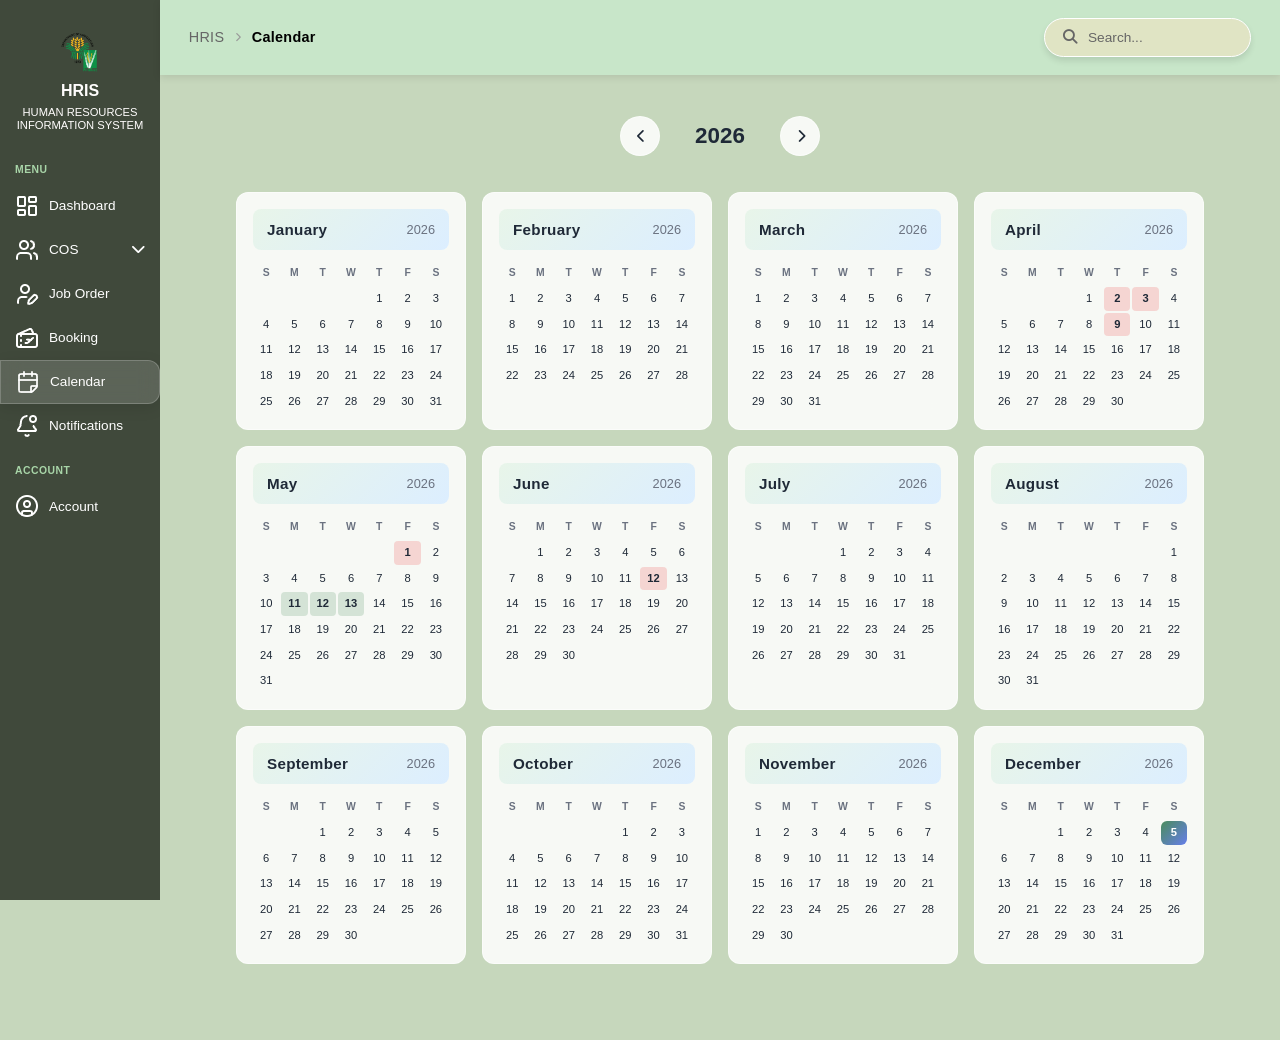
<file: calendar.html>
<!DOCTYPE html>
<html lang="en">
<head>
    <meta charset="UTF-8">
    <meta name="viewport" content="width=device-width, initial-scale=1.0">
    <title>PhilRice HRIS - Calendar</title>
    <link rel="stylesheet" href="booking.css">
    <link rel="stylesheet" href="calendar.css">
    <link rel="stylesheet" href="https://cdnjs.cloudflare.com/ajax/libs/font-awesome/6.4.0/css/all.min.css">
</head>
<body class="cos-page">
    <button class="mobile-menu-toggle" onclick="toggleSidebar()">
        <i class="fa-solid fa-bars"></i>
    </button>
    <div class="container">
        <aside class="sidebar">
            <div class="logo">
                <img src="img/PhilRice-Logo.png" alt="PhilRice Logo">
                <div class="logo-text">HRIS</div>
                <div class="logo-subtitle">HUMAN RESOURCES<br>INFORMATION SYSTEM</div>
            </div>
            <nav class="nav-menu">
                <div class="menu-section-header">Menu</div>
                <div class="nav-item">
                    <img class="icon-box" src="img/dashboard1.png">
                    <span><a href="index.html">Dashboard</a></span>
                </div>
                
                <div class="has-dropdown">
                    <div class="menu-header" onclick="toggleDropdown(this)">
                        <div class="icon-box">
                            <img src="img/cos1.png">
                        </div>
                            <span><a href="cos.html">COS</a></span>
                        <i class="fa-solid fa-chevron-down dropdown-icon"></i>
                    </div>
                    
                    <div class="submenu">
                        <div class="submenu-item">
                            <div class="icon-box">
                                <img src="img/filled1.png">
                            </div>
                            <span><a href="cos-filled.html">Filled</a></span>
                        </div>
                        <div class="submenu-item">
                            <div class="icon-box">
                                <img src="img/vacant2.png">
                            </div>
                            <span><a href="cos-vacant.html">Vacant</a></span>
                        </div>
                    </div>
                </div>
                <div class="nav-item">
                    <img class="icon-box" src="img/jo1.png">
                    <span><a href="jo.html">Job Order</a></span>
                </div>
                <div class="nav-item">
                    <img class="icon-box" src="img/ticket1.png">
                    <span><a href="booking.html">Booking</a></span>
                </div>
                <div class="nav-item active">
                    <img class="icon-box" src="img/calendar1.png">
                    <span><a href="calendar.html">Calendar</a></span>
                </div>
                <div class="nav-item">
                    <img class="icon-box" src="img/bell.png">
                    <span><a href="notifications.html">Notifications</a></span>
                </div>

                <div class="menu-section-header">Account</div>
                <div class="nav-item">
                    <img class="icon-box" src="img/user1.png">
                    <span><a href="user.html">Account</a></span>
                </div>
                <!-- <div class="nav-item">
                    <img class="icon-box" src="img/signout.png">
                    <span><a href="#">Sign Out</a></span>
                </div> -->
            </nav>
        </aside>

        <!-- Header -->
        <div class="page-header">
            <div class="header-content">
                <div class="breadcrumb">
                    <span class="header-text">HRIS</span>
                    <i class="fa-solid fa-chevron-right"></i>
                    <span class="header-text">Calendar</span>
                </div>
                <div class="header-actions">
                    <div class="search-box">
                        <i class="fa-solid fa-magnifying-glass"></i>
                        <input type="text" placeholder="Search..." id="calendar-search">
                    </div>
                </div>
            </div>
        </div>

        <main class="main-content">
            <div class="calendar-content">
                <div class="year-nav">
                    <button class="year-nav-btn" onclick="changeYear(-1)">
                        <i class="fa-solid fa-chevron-left"></i>
                    </button>
                    <h2 id="yearLabel"></h2>
                    <button class="year-nav-btn" onclick="changeYear(1)">
                        <i class="fa-solid fa-chevron-right"></i>
                    </button>
                </div>
                <div class="calendar-grid" id="calendarGrid"></div>
            </div>
        </main>
    </div>

    <script src="js/common.js"></script>
    <script src="js/dropdown.js"></script>
    <script src="js/calendar.js"></script>
</body>
</html>
</file>
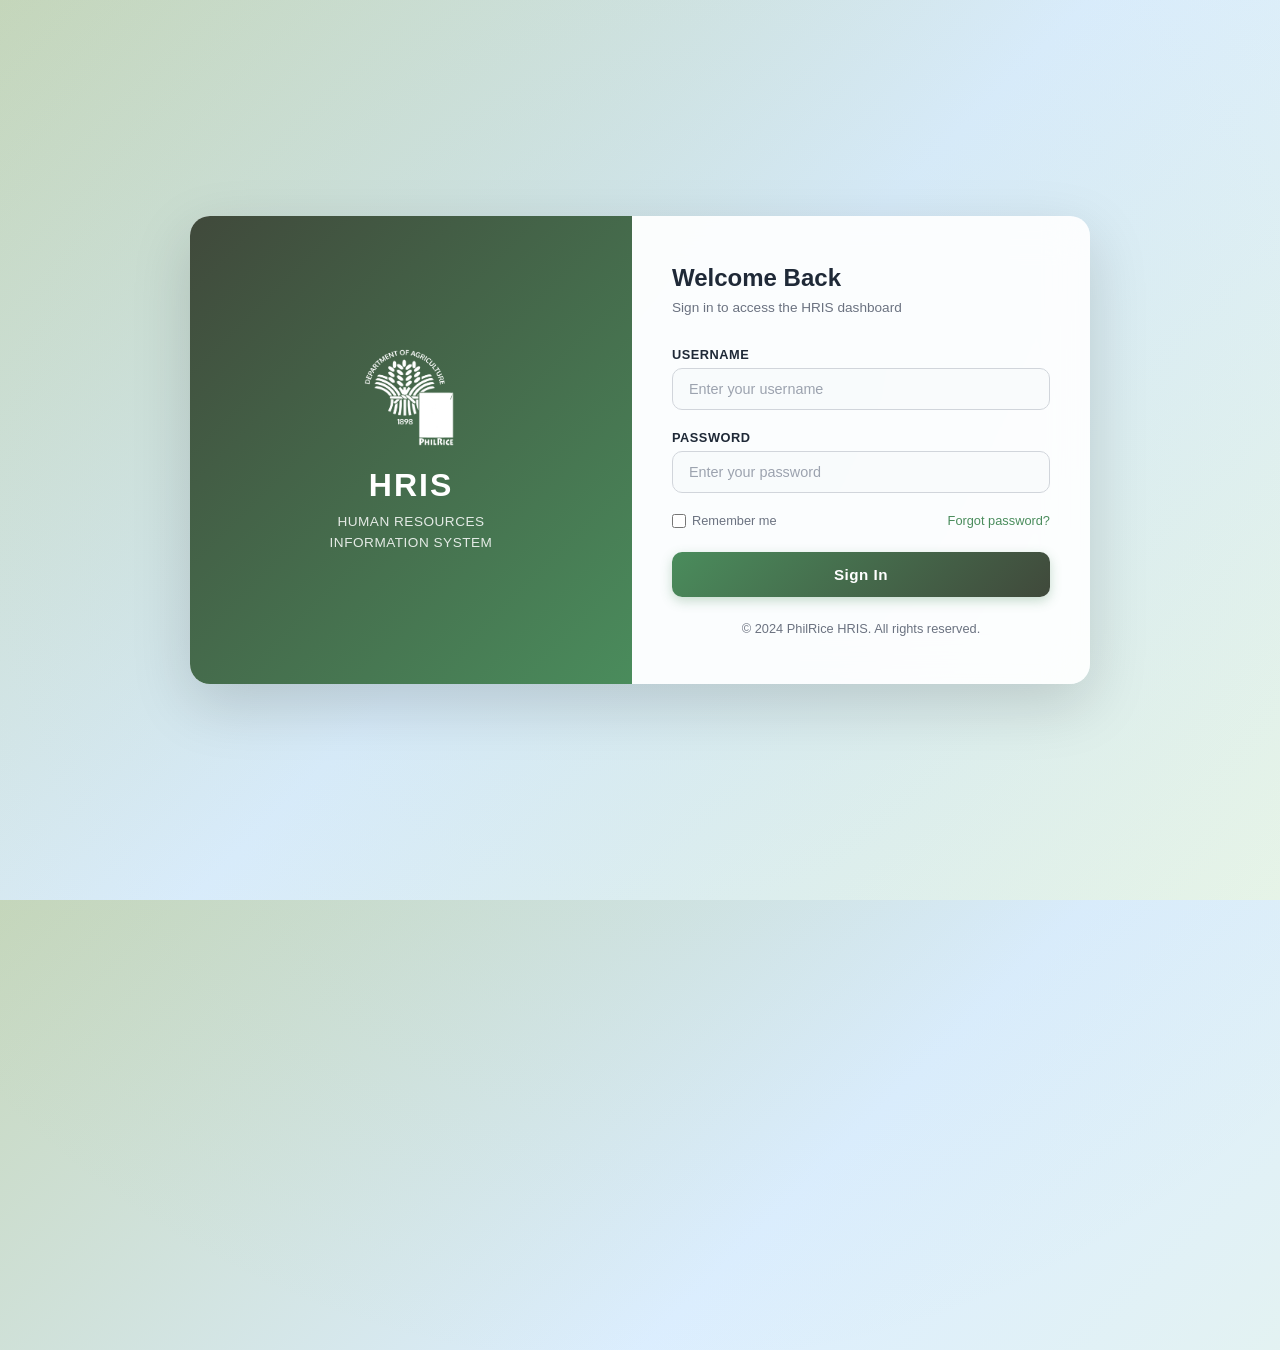
<file: login.html>
<!DOCTYPE html>
<html lang="en">
<head>
    <meta charset="UTF-8">
    <meta name="viewport" content="width=device-width, initial-scale=1.0">
    <title>PhilRice HRIS - Login</title>
    <link rel="stylesheet" href="login.css">
    <link rel="stylesheet" href="https://cdnjs.cloudflare.com/ajax/libs/font-awesome/6.4.0/css/all.min.css">
</head>
<body class="login-page">
    <div class="login-container">
        <div class="login-brand">
            <img src="img/PhilRice-Logo.png" alt="PhilRice Logo">
            <h1>HRIS</h1>
            <p>HUMAN RESOURCES<br>INFORMATION SYSTEM</p>
        </div>

        <div class="login-form-section">
            <h2>Welcome Back</h2>
            <p class="login-subtitle">Sign in to access the HRIS dashboard</p>

            <div class="login-error" id="loginError">
                <i class="fa-solid fa-circle-exclamation"></i>
                <span>Invalid credentials. Please try again.</span>
            </div>

            <form id="loginForm" onsubmit="handleLogin(event)">
                <div class="form-group">
                    <label for="username">Username</label>
                    <input type="text" id="username" placeholder="Enter your username" required>
                </div>

                <div class="form-group">
                    <label for="password">Password</label>
                    <input type="password" id="password" placeholder="Enter your password" required>
                </div>

                <div class="form-options">
                    <label>
                        <input type="checkbox"> Remember me
                    </label>
                    <a href="#">Forgot password?</a>
                </div>

                <button type="submit" class="login-btn">Sign In</button>
            </form>

            <div class="login-footer">
                &copy; 2024 PhilRice HRIS. All rights reserved.
            </div>
        </div>
    </div>

    <script>
        function handleLogin(e) {
            e.preventDefault();
            // Design-only: any input redirects to dashboard
            window.location.href = 'index.html';
        }
    </script>
</body>
</html>
</file>
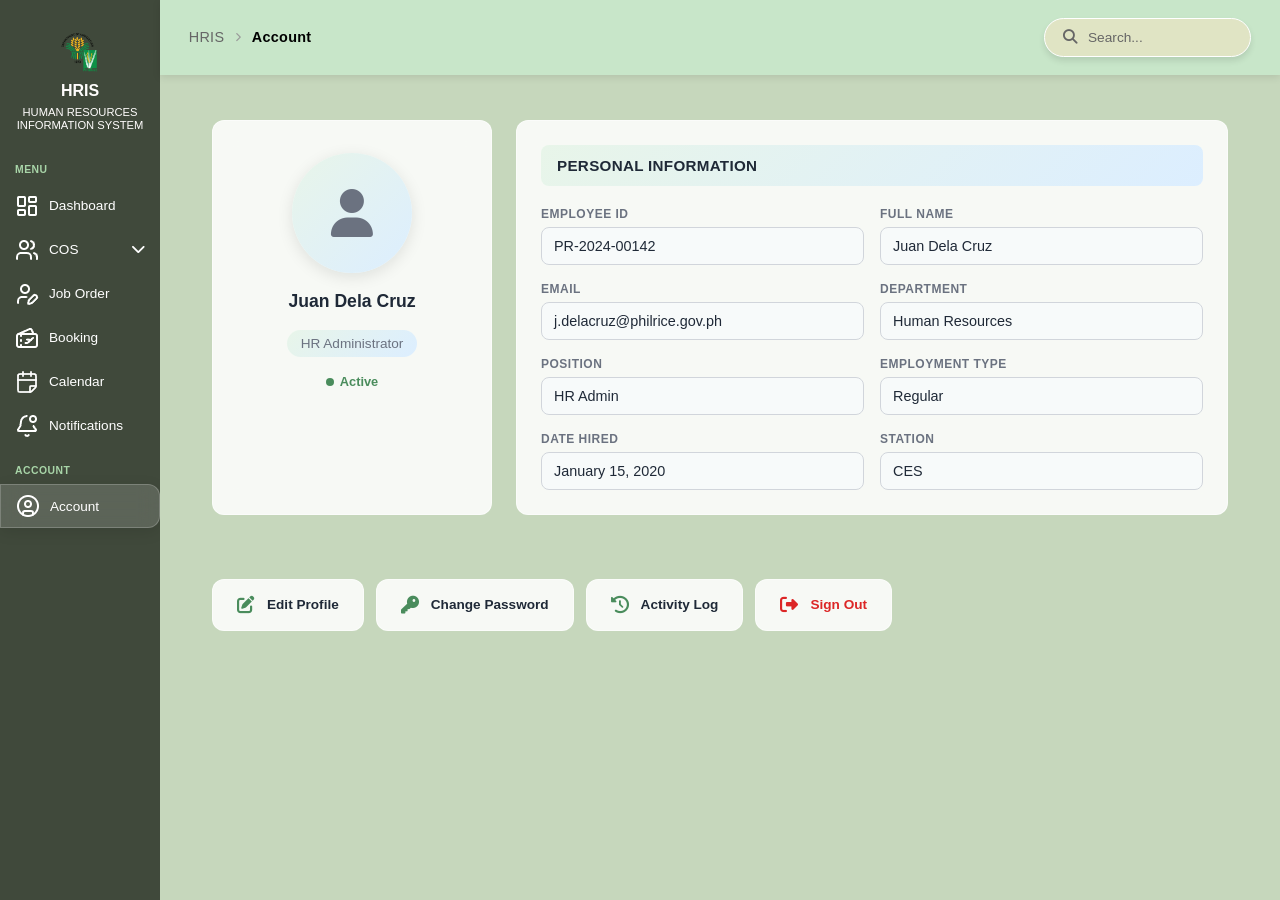
<file: user.html>
<!DOCTYPE html>
<html lang="en">
<head>
    <meta charset="UTF-8">
    <meta name="viewport" content="width=device-width, initial-scale=1.0">
    <title>PhilRice HRIS - Account</title>
    <link rel="stylesheet" href="booking.css">
    <link rel="stylesheet" href="user.css">
    <link rel="stylesheet" href="https://cdnjs.cloudflare.com/ajax/libs/font-awesome/6.4.0/css/all.min.css">
</head>
<body class="cos-page">
    <button class="mobile-menu-toggle" onclick="toggleSidebar()">
        <i class="fa-solid fa-bars"></i>
    </button>
    <div class="container">
        <aside class="sidebar">
            <div class="logo">
                <img src="img/PhilRice-Logo.png" alt="PhilRice Logo">
                <div class="logo-text">HRIS</div>
                <div class="logo-subtitle">HUMAN RESOURCES<br>INFORMATION SYSTEM</div>
            </div>
            <nav class="nav-menu">
                <div class="menu-section-header">Menu</div>
                <div class="nav-item">
                    <img class="icon-box" src="img/dashboard1.png">
                    <span><a href="index.html">Dashboard</a></span>
                </div>
                
                <div class="has-dropdown">
                    <div class="menu-header" onclick="toggleDropdown(this)">
                        <div class="icon-box">
                            <img src="img/cos1.png">
                        </div>
                            <span><a href="cos.html">COS</a></span>
                        <i class="fa-solid fa-chevron-down dropdown-icon"></i>
                    </div>
                    
                    <div class="submenu">
                        <div class="submenu-item">
                            <div class="icon-box">
                                <img src="img/filled1.png">
                            </div>
                            <span><a href="cos-filled.html">Filled</a></span>
                        </div>
                        <div class="submenu-item">
                            <div class="icon-box">
                                <img src="img/vacant2.png">
                            </div>
                            <span><a href="cos-vacant.html">Vacant</a></span>
                        </div>
                    </div>
                </div>
                <div class="nav-item">
                    <img class="icon-box" src="img/jo1.png">
                    <span><a href="jo.html">Job Order</a></span>
                </div>
                <div class="nav-item">
                    <img class="icon-box" src="img/ticket1.png">
                    <span><a href="booking.html">Booking</a></span>
                </div>
                <div class="nav-item">
                    <img class="icon-box" src="img/calendar1.png">
                    <span><a href="calendar.html">Calendar</a></span>
                </div>
                <div class="nav-item">
                    <img class="icon-box" src="img/bell.png">
                    <span><a href="notifications.html">Notifications</a></span>
                </div>

                <div class="menu-section-header">Account</div>
                <div class="nav-item active">
                    <img class="icon-box" src="img/user1.png">
                    <span><a href="user.html">Account</a></span>
                </div>
                <!-- <div class="nav-item">
                    <img class="icon-box" src="img/signout.png">
                    <span><a href="#">Sign Out</a></span>
                </div> -->
            </nav>
        </aside>

        <!-- Header -->
        <div class="page-header">
            <div class="header-content">
                <div class="breadcrumb">
                    <span class="header-text">HRIS</span>
                    <i class="fa-solid fa-chevron-right"></i>
                    <span class="header-text">Account</span>
                </div>
                <div class="header-actions">
                    <div class="search-box">
                        <i class="fa-solid fa-magnifying-glass"></i>
                        <input type="text" placeholder="Search..." id="user-search">
                    </div>
                </div>
            </div>
        </div>

        <main class="main-content">
            <div class="user-profile-section">
                <div class="user-avatar-card">
                    <div class="user-avatar">
                        <i class="fa-solid fa-user"></i>
                    </div>
                    <h3>Juan Dela Cruz</h3>
                    <span class="user-role">HR Administrator</span>
                    <span class="user-status">
                        <span class="status-dot"></span>
                        Active
                    </span>
                </div>

                <div class="user-details-card">
                    <div class="section-title">PERSONAL INFORMATION</div>
                    <div class="user-info-grid">
                        <div class="user-info-item">
                            <span class="info-label">Employee ID</span>
                            <span class="info-value">PR-2024-00142</span>
                        </div>
                        <div class="user-info-item">
                            <span class="info-label">Full Name</span>
                            <span class="info-value">Juan Dela Cruz</span>
                        </div>
                        <div class="user-info-item">
                            <span class="info-label">Email</span>
                            <span class="info-value">j.delacruz@philrice.gov.ph</span>
                        </div>
                        <div class="user-info-item">
                            <span class="info-label">Department</span>
                            <span class="info-value">Human Resources</span>
                        </div>
                        <div class="user-info-item">
                            <span class="info-label">Position</span>
                            <span class="info-value">HR Admin</span>
                        </div>
                        <div class="user-info-item">
                            <span class="info-label">Employment Type</span>
                            <span class="info-value">Regular</span>
                        </div>
                        <div class="user-info-item">
                            <span class="info-label">Date Hired</span>
                            <span class="info-value">January 15, 2020</span>
                        </div>
                        <div class="user-info-item">
                            <span class="info-label">Station</span>
                            <span class="info-value">CES</span>
                        </div>
                    </div>
                </div>
            </div>

            <div class="user-actions-section">
                <button class="user-action-btn" onclick="alert('')">
                    <i class="fa-solid fa-pen-to-square"></i>
                    Edit Profile
                </button>
                <button class="user-action-btn" onclick="alert('')">
                    <i class="fa-solid fa-key"></i>
                    Change Password
                </button>
                <button class="user-action-btn" onclick="alert('')">
                    <i class="fa-solid fa-clock-rotate-left"></i>
                    Activity Log
                </button>
                <button class="user-action-btn danger" onclick="alert('')">
                    <i class="fa-solid fa-right-from-bracket"></i>
                    Sign Out
                </button>
            </div>
        </main>
    </div>

    <script src="js/common.js"></script>
    <script src="js/dropdown.js"></script>
</body>
</html>
</file>
<file: booking.css>
*,
*::before,
*::after {
    box-sizing: border-box;
    margin: 0;
    padding: 0;
}

:root {
    
    --main-bg: #C6D7BC;          
    --card-bg: #F8FFF8;

    
    --sidebar-bg: #40493B;      
    --active-item: #4a8c5c;

    
    --accent-blue: #DCEEFF;     
    --accent-green: #E8F5E9;    
    --accent-yellow: #FFF4CC;   

    
    --text-primary: #1F2937;    
    --text-secondary: #6B7280;

    
    --border-color: #D1D5DB;

    
    --shadow-soft: 0 8px 20px rgba(0,0,0,0.08);

    
    --space-xs: 6px;
    --space-sm: 10px;
    --space-md: 16px;
    --space-lg: 24px;
    --space-xl: 32px;

    
    --radius-md: 12px;
    --radius-lg: 20px;
}

hr {
    border: none;
    border-top: 1px solid var(--border-color);
}


body {
    font-family: 'Inter', sans-serif, Arial;
    background-color: var(--main-bg);
    color: var(--text-primary);
    line-height: 1.4;
}

img {
    display: block;
    max-width: 100%;
}

.container {
    display: grid;
    grid-template-columns: 160px 1fr;
    min-height: 100vh;
}


.sidebar {
    background-color: var(--sidebar-bg);
    padding: var(--space-xl) 0;
    display: flex;
    flex-direction: column;
    position: sticky;
    top: 0;
    height: 100vh;
    overflow-y: auto;
}

.logo {
    padding: 0 15px;
    margin-bottom: var(--space-md);
    text-align: center;
}

.logo img {
    width: 40px;
    height: 40px;
    margin: 0 auto;
}

.logo-text {
    color: #FFFDFD;
    font-weight: bold;
    font-size: 1rem;
    margin-top: 8px;
}

.logo-subtitle {
    color: #FFFDFD;
    font-size: 0.70rem;
    margin-top: 4px;
    line-height: 1.1;
}

.nav-item,
.menu-header {
    display: flex;
    align-items: center;
    padding: 0 15px;
    height: 44px;
    cursor: pointer;
    font-weight: 500;
    border-radius: 0 12px 12px 0;
    transition: 0.2s ease;
    color: #ffffff;
    font-size: 0.85rem;
}

.nav-custom-icon {
    height: 30px;
    width: 30px;
    margin-right: 15px;
}

.icon-box {
    display: flex;
    align-items: center;
    justify-content: center;
    width: 24px;
    height: 24px;
    margin-right: 10px;
}

.icon-box i {
    font-size: 1rem;
    color: #ffffff;
}


.nav-item.active {
    background: rgba(255, 255, 255, 0.15);
    backdrop-filter: blur(10px);
    -webkit-backdrop-filter: blur(10px);
    border: 1px solid rgba(255, 255, 255, 0.2);
    box-shadow: 0 4px 15px rgba(0, 0, 0, 0.1);
}

.nav-item:hover:not(.active):not(.has-dropdown),
.menu-header:hover {
    background-color: rgba(255, 255, 255, 0.15);
}


body.cos-page .menu-header.active {
    background-color: rgba(255, 255, 255, 0.15);
}

body.cos-page .has-dropdown.active-parent {
    background-color: rgba(255, 255, 255, 0.15);
}


.nav-menu a {
    text-decoration: none;
    color: #ffffff;
    display: block;
}


.has-dropdown {
    display: flex;
    flex-direction: column;
}

.has-dropdown.active-parent {
    border-radius: 0 15px 15px 0;
    background-color: rgba(255, 255, 255, 0.15);
}

.dropdown-icon {
    margin-left: auto;
    font-size: 0.9rem;
}

.submenu {
    border-left: none;
    margin-left: 35px;
    border-radius: 8px;
    max-height: 0;
    overflow: hidden;
    transition: 0.3s ease;
}

.active-parent .submenu {
    max-height: 200px;
    opacity: 1;
}

.submenu-item {
    display: flex;
    align-items: center;
    height: 40px;
    padding: 0 10px;
    border-radius: 8px;
    background-color: transparent;
    font-weight: 500;
    font-size: 0.85rem;
    color: #ffffff;
}

.submenu-item:hover {
    background-color: rgba(255, 255, 255, 0.15);
    transition: 0.3s ease;
}

.submenu-item img {
    height: 20px;
    width: 20px;
    margin-right: 10px;
}

.submenu-item a {
    text-decoration: none;
    color: #ffffff;
    width: 100%;
}


.menu-section-header {
    padding: 0 15px;
    margin-top: var(--space-md);
    margin-bottom: var(--space-xs);
    color: #a8d5a8;
    font-size: 0.65rem;
    font-weight: 700;
    text-transform: uppercase;
    letter-spacing: 0.5px;
}


.main-content {
    padding: 100px var(--space-xl) var(--space-xl) var(--space-xl);
    display: flex;
    flex-direction: column;
    gap: var(--space-lg);
}


.page-header {
    position: fixed;
    top: 0;
    left: 160px;
    right: 0;
    background-color: #C8E6C9; 
    z-index: 1000;
    box-shadow: 0 2px 8px rgba(0, 0, 0, 0.1);
}

.header-content {
    display: flex;
    justify-content: space-between;
    align-items: center;
    padding: calc(20px * 0.9) calc(var(--space-xl) * 0.9);
}

.breadcrumb {
    display: flex;
    align-items: center;
    gap: calc(12px * 0.9);
    font-size: calc(0.95rem * 0.9);
    color: #666;
}

.breadcrumb i {
    font-size: calc(0.65rem * 0.9);
    color: #999;
}

.breadcrumb span {
    font-weight: 500;
    letter-spacing: calc(0.3px * 0.9);
}

.breadcrumb span:first-child {
    color: #666;
}

.breadcrumb span:last-child {
    color: #000;
    font-weight: 700;
}

.header-text {
    font-weight: 500;
    font-size: calc(1rem * 0.9);
}

.header-actions {
    display: flex;
    align-items: center;
    gap: calc(20px * 0.9);
}

.search-box {
    display: flex;
    align-items: center;
    background-color: #E0E4C4;
    border: 1px solid #ffffff;
    border-radius: calc(30px * 0.9);
    padding: calc(12px * 0.9) calc(20px * 0.9);
    gap: calc(12px * 0.9);
    width: calc(230px * 0.9);
    transition: all 0.3s ease;
    box-shadow: 0 4px 6px rgba(0, 0, 0, 0.1);
}

.search-box:focus-within {
    border-color: #A6CB91;
    box-shadow: 0 4px 8px rgba(166, 203, 145, 0.3);
}

.search-box i {
    color: #666;
    font-size: calc(1rem * 0.9);
}

.search-box input {
    border: none;
    outline: none;
    width: 100%;
    font-size: calc(0.95rem * 0.9);
    font-family: 'Inter', sans-serif;
    background: transparent;
}

.search-box input::placeholder {
    color: #666;
    font-weight: 400;
}

.export-btn {
    display: flex;
    align-items: center;
    gap: calc(10px * 0.9);
    background-color: #A6CB91;
    color: #000;
    border: 1px solid #ffffff;
    border-radius: calc(30px * 0.9);
    padding: calc(12px * 0.9) calc(24px * 0.9);
    font-size: calc(0.95rem * 0.9);
    font-weight: 700;
    cursor: pointer;
    transition: all 0.3s ease;
    font-family: 'Inter', sans-serif;
    letter-spacing: calc(0.3px * 0.9);
    box-shadow: 0 4px 6px rgba(0, 0, 0, 0.1);
}

.export-btn:hover {
    background-color: #95B982;
    transform: translateY(-2px);
    box-shadow: 0 6px 12px rgba(0, 0, 0, 0.15);
}

.export-btn:active {
    transform: translateY(0);
    box-shadow: 0 2px 4px rgba(0, 0, 0, 0.1);
}

.export-btn:disabled {
    background-color: #ccc;
    cursor: not-allowed;
    transform: none;
}

.export-btn i {
    font-size: calc(1.1rem * 0.9);
}


.stats-grid {
    display: grid;
    grid-template-columns: repeat(auto-fit, minmax(220px, 1fr));
    gap: var(--space-md);
}

.card {
    border-radius: var(--radius-lg);
    background: rgba(248, 255, 248, 0.25);
    backdrop-filter: blur(10px);
    -webkit-backdrop-filter: blur(10px);
    border: 1px solid rgba(255, 255, 255, 0.3);
    box-shadow: 0 8px 32px rgba(0, 0, 0, 0.1);
    padding: var(--space-md);
    transition: 0.2s ease;
    position: relative;
    overflow: hidden;
}

.card::before {
    content: '';
    position: absolute;
    top: 0;
    left: 0;
    right: 0;
    height: 1px;
    background: linear-gradient(90deg, 
        transparent, 
        rgba(255, 255, 255, 0.5), 
        transparent
    );
}

.card-title {
    color: var(--text-secondary);
    font-weight: 800;
    font-size: 0.68rem;
    margin-bottom: calc(var(--space-sm) * 0.9);
    text-transform: uppercase;
}


.cancelled-titles {
    border: 1.8px solid #FF0000;
}

.cancelled-titles .card-title {
    display: inline-block;
    margin-right: var(--space-md);
    margin-bottom: var(--space-md);
}

.cancelled-titles .card-title:last-child {
    margin-right: 0;
}

.card-body {
    display: flex;
    align-items: center;
    gap: calc(var(--space-sm) * 0.9);
}

.nav-card-icon {
    height: 45px;
}

.number {
    color: var(--text-primary);
    font-size: 2rem;
    font-weight: 900;
}

.note {
    font-size: 9px;
    color: red;
    margin-top: calc(var(--space-xs) * 0.9);
    text-align: left;
}


.main-data-card {
    background: rgba(248, 255, 248, 0.25);
    backdrop-filter: blur(10px);
    -webkit-backdrop-filter: blur(10px);
    border: 1px solid rgba(255, 255, 255, 0.3);
    box-shadow: 0 8px 32px rgba(0, 0, 0, 0.1);
    border-radius: var(--radius-lg);
    padding: var(--space-lg);
    margin-top: var(--space-lg);
    position: relative;
    overflow: hidden;
}

.main-data-card::before {
    content: '';
    position: absolute;
    top: 0;
    left: 0;
    right: 0;
    height: 1px;
    background: linear-gradient(90deg, 
        transparent, 
        rgba(255, 255, 255, 0.5), 
        transparent
    );
}


.main-data-card > * {
    margin-bottom: var(--space-md);
}

.main-data-card > *:last-child {
    margin-bottom: 0;
}


.middle-container {
    display: grid;
    grid-template-columns: 1fr 1fr;
    gap: var(--space-lg);
}


.inner-panel, .inner-panel1 {
    display: flex;
    flex-direction: column;
    gap: var(--space-sm);
}

.middle-container1 {
    display: flex;
    gap: var(--space-lg); 
    align-items: flex-start;
    width: 100%;
}

.middle-container {
    display: flex;
    grid-template-columns: 1fr 1fr;
    gap: var(--space-lg);
}

.inner-panel1 {
    flex: 1; 
    min-width: 0; 
}

.middle-container1 .inner-panel1:last-child {
    flex: 1.5; 
}


.table-header-title, .table-title {
    background: linear-gradient(135deg, #E8F5E9 0%, #DCEEFF 100%);
    border: none;
    padding: calc(var(--space-xs) * 1.2);
    text-align: center;
    font-weight: 600;
    margin-top: var(--space-md);
    margin-bottom: 0;
    border-radius: var(--radius-md);
    box-shadow: var(--shadow-sm);
}

.cos-table {
    width: 100%;
    border-collapse: collapse;
    font-size: 0.9rem;
}

.cos-table th,
.cos-table td {
    border: 1px solid #000;
    padding: 6px;
    text-align: center;
}

.cos-table th {
    background-color: #DCEEFF; 
    font-weight: bold;
    text-transform: uppercase;
    color: var(--text-primary);
}

.cos-table td {
    background-color: #FAFAFA;
}


.cos-table tr:nth-child(even) td:not(.total-row td),
.dashboard-table tr:nth-child(even) td:not(.total-row td),
.philrice-table tr:nth-child(even) td:not(.total-row td),
.demographics-table tr:nth-child(even) td:not(.total-row td),
.division-table tr:nth-child(even) td:not(.total-row td) {
    background-color: #f8f9fa;
}

.cos-table tr:nth-child(odd) td:not(.total-row td),
.dashboard-table tr:nth-child(odd) td:not(.total-row td),
.philrice-table tr:nth-child(odd) td:not(.total-row td),
.demographics-table tr:nth-child(odd) td:not(.total-row td),
.division-table tr:nth-child(odd) td:not(.total-row td) {
    background-color: white;
}

.cos-table tr:last-child td,
.total-row td {
    background-color: #FFF4CC !important;
    font-weight: bold;
}

.totalhired {
    font-weight: bold;
}


.table-note {
    margin-top: var(--space-sm);
    font-size: 0.85rem;
    font-style: italic;
    opacity: 0.8;
    text-align: center;
}


.triple-table-container {
    display: flex;
    gap: var(--space-lg);
    align-items: stretch;
    width: 100%;
}


.table-sub-section {
    flex: 1;
    min-width: 0;
    display: flex;
    flex-direction: column;
}

.table-header-box {
    background-color: #f8f8f8;
    border: 1px solid #000;
    margin-bottom: 5px;
    padding: 5px;
}

.table-header-box {
    text-align: center;
    font-weight: 800;
    padding: var(--space-sm);
    background-color: var(--accent-blue);
    border: 1px solid #000;
    margin-bottom: var(--space-sm);
    font-size: 0.8rem;
}

.table-sub-section .inner-panel {
    padding: var(--space-sm);
}


.philrice-table {
    width: 100%;
    border-collapse: collapse;
    font-size: 0.75rem;
}

.philrice-table th,
.philrice-table td {
    border: 1px solid #000;
    padding: 6px;
    text-align: center;
}


.philrice-table th:first-child { background-color: #e2efda; }
.philrice-table th:nth-child(2) { background-color: #e2efda; }
.philrice-table th:nth-child(3) { background-color: #e2efda; }
.philrice-table th:last-child { background-color: #deeaf6; }


.total-row td {
    background-color: #fff2cc !important;
    font-weight: 800;
}

.bold-cell {
    font-weight: 700;
}

.scroll-wrapper {
    overflow-x: auto;
}

.ath-container {
    font-family: 'Arial', sans-serif;
    margin: 20px 0;
    box-sizing: border-box;
    width: 100%;
    padding: 0 20px;
}

.ath-header {
    display: flex;
    justify-content: space-between;
    align-items: flex-end;
    margin-bottom: 10px;
}

.ath-title {
    font-size: 28px;
    font-weight: bold;
    color: #BF9000; 
}

.ath-subtitle {
    font-size: 10px;
    font-weight: bold;
    color: #BF9000; 
    text-align: right;
}

.ath-grid {
    display: grid;
    grid-template-columns: 60px repeat(6, 1fr) 60px 1fr;
    width: 100%;
    border: 1px solid #000;
}

.cell {
    flex-grow: 1;
    border: 0.5px solid #000;
    display: flex;
    flex-direction: column;
    justify-content: center;
    align-items: center;
    text-align: center;
    font-size: 11px;
    padding: 35px;
}

.cell strong {
    font-size: 14.5px;
    margin-top: 5px;
}

.station-table-wrapper {
    width: 100%;
}

.station-table-wrapper .division-table {
    width: 100%;
}

.station-table-wrapper .division-table th,
.station-table-wrapper .division-table td {
    padding: 6px;
    font-size: 0.8rem;
}


.grid-label {
    grid-row: span 2;
    background-color: #FFF9C4;
    border: 0.5px solid #000;
    writing-mode: vertical-rl;
    transform: rotate(180deg);
    display: flex;
    justify-content: center;
    align-items: center;
    font-weight: bold;
    letter-spacing: 2px;
    padding: 10px 0;
}


.demographics-container .grid-label {
    background-color: #bbe9e4;
}


.demographics-table {
    width: 100%;
    border-collapse: separate;
    border-spacing: 0;
    font-size: calc(0.9rem * 0.9);
    margin-top: 10px;
    background: var(--glass-bg);
    border-radius: var(--radius-md);
    overflow: hidden;
    box-shadow: var(--shadow-sm);
}

.demographics-table th,
.demographics-table td {
    padding: 12px 16px;
    text-align: center;
    border: none;
}

.demographics-table th {
    background: linear-gradient(135deg, #E8F5E9 0%, #C8E6C9 100%);
    color: black;
    font-weight: 600;
    text-transform: uppercase;
    letter-spacing: 0.5px;
}

.demographics-table td {
    background-color: rgba(255, 255, 255, 0.7);
    color: var(--text-primary);
}

.demographics-table tbody tr:last-child td {
    background: linear-gradient(135deg, #FFF4CC 0%, #FFE082 100%);
    font-weight: 600;
    color: #1a202c;
}

.division-tables-container {
    display: flex;
    flex-direction: column;
    gap: var(--space-lg);
    margin-top: var(--space-md);
}


.division-row-1 {
    display: grid;
    grid-template-columns: repeat(3, 1fr);
    gap: var(--space-lg);
}


.division-row-2 {
    display: flex;
    justify-content: center;
    gap: var(--space-lg);
}

.division-row-2 .division-table-wrapper {
    width: 33%; 
    max-width: 300px;
}

.division-table-wrapper {
    width: 100%;
}

.division-table {
    width: 100%;
    border-collapse: separate;
    border-spacing: 0;
    font-size: calc(0.9rem * 0.9);
    background: var(--glass-bg);
    border-radius: var(--radius-md);
    overflow: hidden;
    box-shadow: var(--shadow-sm);
}

.division-table th,
.division-table td {
    padding: 10px 12px;
    text-align: center;
    border: none;
}


.division-table .main-header {
    background: linear-gradient(135deg, #E8F5E9 0%, #DCEEFF 100%);
    color: #000;
    font-weight: 600;
    text-transform: uppercase;
    font-size: calc(0.9rem * 0.9);
}


.division-table .col-header {
    background: linear-gradient(135deg, #E8F5E9 0%, #C8E6C9 100%);
    color: black;
    font-weight: 600;
    text-transform: uppercase;
    letter-spacing: 0.5px;
}


.division-table td {
    background-color: rgba(255, 255, 255, 0.7);
    color: var(--text-primary);
}


.division-table .total-row td {
    background: linear-gradient(135deg, #FFF4CC 0%, #FFE082 100%);
    font-weight: 600;
    color: #1a202c;
}


.demographics-bottom-container {
    display: grid;
    grid-template-columns: 1fr 1fr;
    gap: var(--space-lg);
    width: 100%;
    margin-top: var(--space-md);
}

.demographics-table-panel {
    width: 100%;
}

.ath-title1 {
    font-size: 28px;
    font-weight: bold;
    color: #3D83C2;
}

.ath-subtitle1 {
    font-size: 10px;
    font-weight: bold;
    color: #3D83C2;
    text-align: right;
}

.green-1 { background-color: #4A7C59; color: white; }
.green-2 { background-color: #5B9E6B; color: white; }
.green-3 { background-color: #6CBF7D; color: white; }
.green-4 { background-color: #7DDF8F; color: white; }
.green-5 { background-color: #8EEFA1; color: white; }
.green-6 { background-color: #9FEFB3; }
.green-7 { background-color: #B0F5C6; }
.green-8 { background-color: #C1F8D8; }
.green-9 { background-color: #D2FAEA; }
.green-10 { background-color: #E3FCFB; }

.total-hired { background-color: #C1F8D8; }
.vacant { background-color: #E3FCFB; }

.blue-1 { background-color: #D4E5F7; }
.blue-2 { background-color: #B8D4F0; }
.blue-3 { background-color: #9CC3E9; }
.blue-4 { background-color: #80B2E2; color: white; }
.blue-5 { background-color: #64A1DB; color: white; }
.blue-6 { background-color: #4890D4; color: white; }

.total-tickets { background-color: #D4E5F7; }
.total-airfare { background-color: #9CC3E9; color: white; }

.cos-graph-container {
    display: flex;
    gap: 20px;
    width: 100%;
    margin-top: 20px;
}

.cos-graph-panel:first-child {
    flex: 1;
    min-width: 0;
}

.cos-graph-panel:last-child {
    flex: 1.5;
    min-width: 0;
}

.cos-graph-content {
    background-color: #FFFFFF;
    border: none;
    border-radius: 12px;
    padding: 16px;
    height: 100%;
    display: flex;
    align-items: center;
    justify-content: center;
}

.demographics-bottom-container .cos-graph-content {
    height: 100%;
    min-height: unset;
}

.cos-placeholder-graphic {
    text-align: center;
    color: #6B7280;
}

.cos-placeholder-graphic i {
    font-size: 3rem;
    margin-bottom: 10px;
    color: #DCEEFF;
}

.cos-placeholder-graphic p {
    font-size: 0.9rem;
}

@media (max-width: 1024px) {
    .stats-grid {
        grid-template-columns: repeat(2, 1fr);
    }

    .triple-table-container {
        flex-direction: column;
        gap: 20px;
    }

    .table-sub-section {
        width: 100%;
    }

    .middle-container {
        flex-direction: column;
    }

    .cos-graph-container {
        width: 100%;
        margin-top: 20px;
    }

    .cos-graph-panel {
        flex: 1;
    }

    .page-header {
        left: 0;
        right: 0;
    }

    .main-content {
        padding: 100px var(--space-lg) var(--space-lg) var(--space-lg);
    }
}

@media (max-width: 767px) {
    .container {
        grid-template-columns: 1fr;
    }

    .sidebar {
        position: fixed;
        left: -200px;
        z-index: 2000;
        transition: left 0.3s ease;
    }

    .sidebar.active {
        left: 0;
    }

    .page-header {
        left: 0;
        right: 0;
    }

    .main-content {
        padding: 100px var(--space-sm) var(--space-sm) var(--space-sm);
        margin-left: 0;
    }

    .stats-grid {
        grid-template-columns: 1fr;
        gap: var(--space-md);
    }

    .card {
        padding: var(--space-md);
    }

    .middle-container {
        flex-direction: column;
    }

    .inner-panel,
    .cos-graph-panel {
        width: 100%;
        margin-bottom: var(--space-md);
    }

    .cos-graph-content {
        height: 300px;
    }

    .triple-table-container {
        flex-direction: column;
        gap: var(--space-md);
    }

    .table-sub-section {
        width: 100%;
    }

    .table-wrapper {
        overflow-x: auto;
    }

    .header-content {
        flex-direction: column;
        gap: var(--space-sm);
        padding: 15px var(--space-sm);
    }

    .header-actions {
        width: 100%;
        flex-direction: column;
        gap: var(--space-sm);
    }

    .search-box {
        width: 100%;
    }

    .export-btn {
        width: 100%;
    }

    .table-header-title {
        font-size: 1rem;
    }

    .dashboard-table,
    .philrice-table {
        font-size: 0.8rem;
    }

    .dashboard-table th,
    .dashboard-table td,
    .philrice-table th,
    .philrice-table td {
        padding: 4px;
        font-size: 0.75rem;
    }
}

@media (max-width: 767px) {
    .mobile-menu-toggle {
        display: block;
        position: fixed;
        top: 20px;
        left: 20px;
        z-index: 3000;
        background: var(--accent-blue);
        color: white;
        border: 1px solid #000;
        border-radius: 8px;
        padding: 10px 15px;
        cursor: pointer;
        font-size: 1.2rem;
    }
}

@media (min-width: 768px) {
    .mobile-menu-toggle {
        display: none;
    }
}

.date-picker-container {
    display: flex;
    gap: calc(var(--space-md) * 0.9);
    margin-top: calc(var(--space-sm) * 0.9);
}

.date-picker {
    display: flex;
    align-items: center;
    gap: calc(var(--space-xs) * 0.9);
}

.date-picker label {
    font-weight: 600;
    font-size: 0.77rem;
    color: var(--text-primary);
}

.date-input-wrapper {
    display: flex;
    align-items: center;
    background-color: #C8E6C9;
    border: 1px solid #ffffff;
    border-radius: 8px;
    padding: calc(8px * 0.9) calc(12px * 0.9);
    gap: calc(8px * 0.9);
}

.date-input-wrapper i {
    color: #666;
    font-size: 0.81rem;
}

.date-input-wrapper input {
    border: none;
    outline: none;
    font-size: 0.77rem;
    font-family: 'Inter', sans-serif;
    background: transparent;
    color: var(--text-primary);
}
</file>
<file: calendar.css>
.calendar-content {
    margin-top: 0;
    padding: 0 24px 24px;
    overflow: visible;
}

.calendar-grid {
    display: grid;
    grid-template-columns: repeat(4, 1fr);
    gap: 16px;
    padding: 20px;
}

.month-card {
    background: rgba(255, 255, 255, 0.85);
    backdrop-filter: blur(12px);
    -webkit-backdrop-filter: blur(12px);
    border-radius: var(--radius-md);
    box-shadow: var(--shadow-sm);
    padding: 16px;
    cursor: pointer;
    transition: all 0.3s ease;
    border: 1px solid rgba(255, 255, 255, 0.5);
}

.month-card:hover {
    transform: translateY(-4px);
    box-shadow: 0 12px 28px rgba(0, 0, 0, 0.12);
}

.month-card.active {
    grid-column: 1 / -1;
    background: rgba(255, 255, 255, 0.95);
    box-shadow: 0 12px 32px rgba(0, 0, 0, 0.15);
    transform: none;
}

.month-card-header {
    background: linear-gradient(135deg, #E8F5E9 0%, #DCEEFF 100%);
    border-radius: 8px;
    padding: 10px 14px;
    margin-bottom: 12px;
    display: flex;
    justify-content: space-between;
    align-items: center;
}

.month-card-header h3 {
    font-size: 0.95rem;
    font-weight: 700;
    color: var(--text-primary);
    letter-spacing: 0.3px;
    margin: 0;
}

.month-card-header .year-label {
    font-size: 0.8rem;
    color: var(--text-secondary);
    font-weight: 500;
}


.mini-calendar {
    display: grid;
    grid-template-columns: repeat(7, 1fr);
    gap: 2px;
    text-align: center;
}

.mini-calendar .day-header {
    font-size: 0.65rem;
    font-weight: 600;
    color: var(--text-secondary);
    padding: 4px 0;
    text-transform: uppercase;
}

.mini-calendar .day-cell {
    font-size: 0.7rem;
    padding: 4px 2px;
    border-radius: 4px;
    color: var(--text-primary);
    transition: background 0.15s ease;
}

.mini-calendar .day-cell:hover {
    background: rgba(102, 126, 234, 0.1);
}

.mini-calendar .day-cell.empty {
    visibility: hidden;
}

.mini-calendar .day-cell.today {
    background: linear-gradient(135deg, #4a8c5c, #667eea);
    color: white;
    font-weight: 700;
    border-radius: 6px;
}


.expanded-calendar {
    display: grid;
    grid-template-columns: repeat(7, 1fr);
    gap: 4px;
    text-align: center;
}

.expanded-calendar .day-header {
    font-size: 0.8rem;
    font-weight: 700;
    color: var(--text-secondary);
    padding: 8px 0;
    text-transform: uppercase;
    letter-spacing: 0.5px;
    border-bottom: 2px solid var(--border-color);
    margin-bottom: 4px;
}

.expanded-calendar .day-cell {
    font-size: 0.9rem;
    padding: 10px 4px;
    border-radius: 8px;
    color: var(--text-primary);
    transition: all 0.15s ease;
    position: relative;
}

.expanded-calendar .day-cell:hover {
    background: rgba(102, 126, 234, 0.1);
}

.expanded-calendar .day-cell.empty {
    visibility: hidden;
}

.expanded-calendar .day-cell.today {
    background: linear-gradient(135deg, #4a8c5c, #667eea);
    color: white;
    font-weight: 700;
    border-radius: 10px;
    box-shadow: 0 4px 12px rgba(74, 140, 92, 0.3);
}

.expanded-calendar .day-cell.weekend {
    color: var(--text-secondary);
}


.mini-calendar .day-cell.booking {
    background: rgba(74, 140, 92, 0.2);
    font-weight: 700;
    border-radius: 4px;
}

.mini-calendar .day-cell.holiday {
    background: rgba(239, 68, 68, 0.2);
    font-weight: 700;
    border-radius: 4px;
}


.expanded-calendar .day-cell.booking {
    background: rgba(74, 140, 92, 0.15);
    border: 1px solid #4a8c5c;
    font-weight: 600;
}

.expanded-calendar .day-cell.holiday {
    background: rgba(239, 68, 68, 0.15);
    border: 1px solid #ef4444;
    font-weight: 600;
}

.event-label {
    font-size: 0.55rem;
    font-weight: 600;
    margin-top: 2px;
    line-height: 1.2;
    overflow: hidden;
    text-overflow: ellipsis;
    white-space: nowrap;
}

.expanded-calendar .day-cell.booking .event-label {
    color: #4a8c5c;
}

.expanded-calendar .day-cell.holiday .event-label {
    color: #ef4444;
}

.close-month-btn {
    background: linear-gradient(135deg, #E8F5E9 0%, #DCEEFF 100%);
    border: none;
    border-radius: 6px;
    padding: 4px 12px;
    font-size: 0.75rem;
    font-weight: 600;
    color: var(--text-primary);
    cursor: pointer;
    transition: all 0.2s ease;
}

.close-month-btn:hover {
    background: linear-gradient(135deg, #C8E6C9 0%, #B3D4F0 100%);
    transform: scale(1.05);
}


.year-nav {
    display: flex;
    align-items: center;
    justify-content: center;
    gap: 20px;
    padding: 16px 20px;
}

.year-nav h2 {
    font-size: 1.4rem;
    font-weight: 700;
    color: var(--text-primary);
    min-width: 80px;
    text-align: center;
}

.year-nav-btn {
    background: rgba(255, 255, 255, 0.85);
    backdrop-filter: blur(12px);
    border: 1px solid rgba(255, 255, 255, 0.5);
    border-radius: 50px;
    width: 40px;
    height: 40px;
    padding: 8px 16px;
    font-size: 0.85rem;
    font-weight: 600;
    color: var(--text-primary);
    cursor: pointer;
    transition: all 0.2s ease;
    box-shadow: var(--shadow-sm);
}

.year-nav-btn:hover {
    transform: translateY(-2px);
    box-shadow: 0 8px 20px rgba(0, 0, 0, 0.1);
    background: linear-gradient(135deg, #E8F5E9 0%, #DCEEFF 100%);
}


@media (max-width: 1024px) {
    .calendar-grid {
        grid-template-columns: repeat(3, 1fr);
    }
}

@media (max-width: 768px) {
    .calendar-grid {
        grid-template-columns: repeat(2, 1fr);
    }
}

@media (max-width: 480px) {
    .calendar-grid {
        grid-template-columns: 1fr;
    }
    
    .month-card.active {
        grid-column: 1;
    }
}
</file>
<file: login.css>
:root {
    --main-bg: #C6D7BC;
    --card-bg: #F8FFF8;
    --sidebar-bg: #40493B;
    --active-item: #4a8c5c;
    --accent-blue: #DCEEFF;
    --accent-green: #E8F5E9;
    --accent-yellow: #FFF4CC;
    --text-primary: #1F2937;
    --text-secondary: #6B7280;
    --border-color: #D1D5DB;
    --shadow-sm: 0 2px 8px rgba(0,0,0,0.08);
    --radius-md: 12px;
    --radius-lg: 20px;
}

*,
*::before,
*::after {
    box-sizing: border-box;
    margin: 0;
    padding: 0;
}

body {
    font-family: 'Inter', sans-serif, Arial;
}

.login-page {
    min-height: 100vh;
    display: flex;
    align-items: center;
    justify-content: center;
    background: linear-gradient(135deg, #C6D7BC 0%, #DCEEFF 50%, #E8F5E9 100%);
    position: relative;
    overflow: hidden;
}

.login-page::before {
    content: '';
    position: absolute;
    top: -50%;
    left: -50%;
    width: 200%;
    height: 200%;
    background: radial-gradient(circle, rgba(74, 140, 92, 0.08) 0%, transparent 60%);
    animation: float 15s ease-in-out infinite;
}

@keyframes float {
    0%, 100% { transform: translate(0, 0); }
    50% { transform: translate(30px, -30px); }
}

.login-container {
    display: flex;
    background: rgba(255, 255, 255, 0.9);
    backdrop-filter: blur(20px);
    -webkit-backdrop-filter: blur(20px);
    border-radius: 20px;
    box-shadow: 0 20px 60px rgba(0, 0, 0, 0.15);
    overflow: hidden;
    max-width: 900px;
    width: 90%;
    position: relative;
    z-index: 1;
}

.login-brand {
    flex: 1;
    background: linear-gradient(135deg, #40493B 0%, #4a8c5c 100%);
    display: flex;
    flex-direction: column;
    align-items: center;
    justify-content: center;
    padding: 48px 32px;
    color: white;
    text-align: center;
}

.login-brand img {
    width: 100px;
    height: auto;
    margin-bottom: 20px;
    filter: brightness(0) invert(1);
}

.login-brand h1 {
    font-size: 2rem;
    font-weight: 700;
    letter-spacing: 2px;
    margin-bottom: 8px;
}

.login-brand p {
    font-size: 0.85rem;
    opacity: 0.85;
    line-height: 1.5;
    letter-spacing: 0.5px;
}

.login-form-section {
    flex: 1;
    padding: 48px 40px;
    display: flex;
    flex-direction: column;
    justify-content: center;
}

.login-form-section h2 {
    font-size: 1.5rem;
    font-weight: 700;
    color: var(--text-primary);
    margin-bottom: 8px;
}

.login-form-section .login-subtitle {
    font-size: 0.85rem;
    color: var(--text-secondary);
    margin-bottom: 32px;
}

.form-group {
    margin-bottom: 20px;
}

.form-group label {
    display: block;
    font-size: 0.8rem;
    font-weight: 600;
    color: var(--text-primary);
    text-transform: uppercase;
    letter-spacing: 0.5px;
    margin-bottom: 6px;
}

.form-group input {
    width: 100%;
    padding: 12px 16px;
    border: 1px solid var(--border-color);
    border-radius: 10px;
    font-size: 0.9rem;
    font-family: 'Inter', sans-serif;
    color: var(--text-primary);
    background: rgba(248, 250, 252, 0.8);
    transition: all 0.2s ease;
}

.form-group input:focus {
    outline: none;
    border-color: #4a8c5c;
    box-shadow: 0 0 0 3px rgba(74, 140, 92, 0.15);
    background: white;
}

.form-group input::placeholder {
    color: #9CA3AF;
}

.form-options {
    display: flex;
    justify-content: space-between;
    align-items: center;
    margin-bottom: 24px;
    font-size: 0.8rem;
}

.form-options label {
    display: flex;
    align-items: center;
    gap: 6px;
    color: var(--text-secondary);
    cursor: pointer;
}

.form-options label input[type="checkbox"] {
    accent-color: #4a8c5c;
    width: 14px;
    height: 14px;
}

.form-options a {
    color: #4a8c5c;
    text-decoration: none;
    font-weight: 500;
}

.form-options a:hover {
    text-decoration: underline;
}

.login-btn {
    width: 100%;
    padding: 14px;
    background: linear-gradient(135deg, #4a8c5c 0%, #40493B 100%);
    color: white;
    border: none;
    border-radius: 10px;
    font-size: 0.95rem;
    font-weight: 700;
    font-family: 'Inter', sans-serif;
    letter-spacing: 0.5px;
    cursor: pointer;
    transition: all 0.3s ease;
    box-shadow: 0 4px 12px rgba(74, 140, 92, 0.3);
}

.login-btn:hover {
    transform: translateY(-2px);
    box-shadow: 0 8px 20px rgba(74, 140, 92, 0.4);
}

.login-btn:active {
    transform: translateY(0);
}

.login-footer {
    text-align: center;
    margin-top: 24px;
    font-size: 0.8rem;
    color: var(--text-secondary);
}

.login-error {
    background: #FEE2E2;
    color: #dc2626;
    padding: 10px 14px;
    border-radius: 8px;
    font-size: 0.8rem;
    margin-bottom: 16px;
    display: none;
    align-items: center;
    gap: 8px;
}

.login-error.show {
    display: flex;
}


@media (max-width: 768px) {
    .login-container {
        flex-direction: column;
        max-width: 420px;
    }

    .login-brand {
        padding: 32px 24px;
    }

    .login-brand img {
        width: 70px;
    }

    .login-brand h1 {
        font-size: 1.5rem;
    }

    .login-form-section {
        padding: 32px 24px;
    }
}

@media (max-width: 480px) {
    .login-container {
        width: 95%;
        border-radius: 16px;
    }

    .login-brand {
        padding: 24px 16px;
    }

    .login-form-section {
        padding: 24px 16px;
    }
}
</file>
<file: user.css>
.user-profile-section {
    display: flex;
    gap: 24px;
    padding: 20px;
    flex-wrap: wrap;
}

.user-avatar-card {
    background: rgba(255, 255, 255, 0.85);
    backdrop-filter: blur(12px);
    -webkit-backdrop-filter: blur(12px);
    border-radius: var(--radius-md);
    box-shadow: var(--shadow-sm);
    border: 1px solid rgba(255, 255, 255, 0.5);
    padding: 32px 24px;
    display: flex;
    flex-direction: column;
    align-items: center;
    gap: 16px;
    flex: 0 0 280px;
    min-width: 250px;
}

.user-avatar {
    width: 120px;
    height: 120px;
    border-radius: 50%;
    background: linear-gradient(135deg, #E8F5E9 0%, #DCEEFF 100%);
    display: flex;
    align-items: center;
    justify-content: center;
    font-size: 3rem;
    color: var(--text-secondary);
    box-shadow: 0 4px 16px rgba(0, 0, 0, 0.1);
}

.user-avatar-card h3 {
    font-size: 1.1rem;
    color: var(--text-primary);
    text-align: center;
    margin: 0;
}

.user-avatar-card .user-role {
    font-size: 0.85rem;
    color: var(--text-secondary);
    background: linear-gradient(135deg, #E8F5E9 0%, #DCEEFF 100%);
    padding: 4px 14px;
    border-radius: 20px;
    font-weight: 500;
}

.user-avatar-card .user-status {
    display: flex;
    align-items: center;
    gap: 6px;
    font-size: 0.8rem;
    color: #4a8c5c;
    font-weight: 600;
}

.user-avatar-card .user-status .status-dot {
    width: 8px;
    height: 8px;
    border-radius: 50%;
    background: #4a8c5c;
}

.user-details-card {
    background: rgba(255, 255, 255, 0.85);
    backdrop-filter: blur(12px);
    -webkit-backdrop-filter: blur(12px);
    border-radius: var(--radius-md);
    box-shadow: var(--shadow-sm);
    border: 1px solid rgba(255, 255, 255, 0.5);
    padding: 24px;
    flex: 1;
    min-width: 300px;
}

.user-details-card .section-title {
    background: linear-gradient(135deg, #E8F5E9 0%, #DCEEFF 100%);
    border-radius: 8px;
    padding: 10px 16px;
    font-size: 0.95rem;
    font-weight: 700;
    color: var(--text-primary);
    margin-bottom: 20px;
    letter-spacing: 0.3px;
}

.user-info-grid {
    display: grid;
    grid-template-columns: repeat(2, 1fr);
    gap: 16px;
}

.user-info-item {
    display: flex;
    flex-direction: column;
    gap: 4px;
}

.user-info-item .info-label {
    font-size: 0.75rem;
    font-weight: 600;
    color: var(--text-secondary);
    text-transform: uppercase;
    letter-spacing: 0.5px;
}

.user-info-item .info-value {
    font-size: 0.9rem;
    color: var(--text-primary);
    font-weight: 500;
    padding: 8px 12px;
    background: rgba(248, 250, 252, 0.8);
    border-radius: 8px;
    border: 1px solid var(--border-color);
}

.user-actions-section {
    display: flex;
    gap: 12px;
    padding: 20px;
    flex-wrap: wrap;
}

.user-action-btn {
    background: rgba(255, 255, 255, 0.85);
    backdrop-filter: blur(12px);
    border: 1px solid rgba(255, 255, 255, 0.5);
    border-radius: var(--radius-md);
    padding: 16px 24px;
    display: flex;
    align-items: center;
    gap: 12px;
    cursor: pointer;
    transition: all 0.2s ease;
    box-shadow: var(--shadow-sm);
    font-size: 0.85rem;
    font-weight: 600;
    color: var(--text-primary);
}

.user-action-btn:hover {
    transform: translateY(-2px);
    box-shadow: 0 8px 20px rgba(0, 0, 0, 0.1);
    background: linear-gradient(135deg, #E8F5E9 0%, #DCEEFF 100%);
}

.user-action-btn i {
    font-size: 1.1rem;
    color: #4a8c5c;
}

.user-action-btn.danger {
    color: #dc2626;
}

.user-action-btn.danger i {
    color: #dc2626;
}

.user-action-btn.danger:hover {
    background: linear-gradient(135deg, #FEE2E2 0%, #FECACA 100%);
}


@media (max-width: 768px) {
    .user-profile-section {
        flex-direction: column;
    }

    .user-avatar-card {
        flex: 1 1 auto;
    }

    .user-info-grid {
        grid-template-columns: 1fr;
    }
}
</file>
